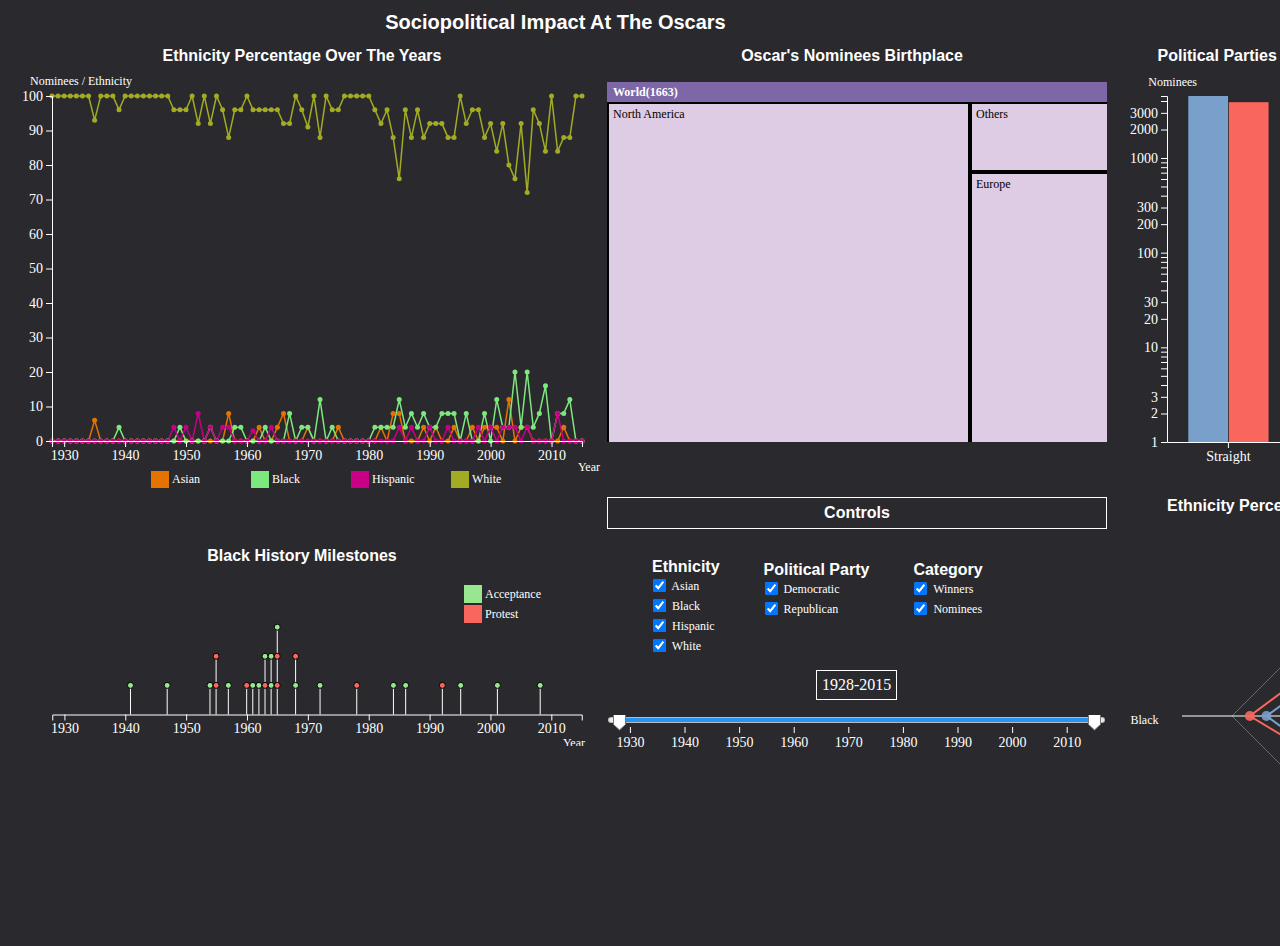
<file: projeto/index.html>
<html>
    <head>
        <title>G14</title>
        <meta charset="UTF-8">

        <link rel="stylesheet" href="index-style.css">
        <link rel="shortcut icon" type="image/png" href="img/oscars-favicon.png"/>

        <!-- d3 js local run -->
        <script src="d3/d3.js" charset="utf-8"></script>
        <script src="d3/d3-simple-slider.js" charset="utf-8"></script>
        <!-- js files -->
        <script src="groupedbars.js" type="module"></script>
        <script src="lollipop.js" type="module"></script>
        <script src="treemap.js" type="module"></script>
        <script src="linechart.js" type="module"></script>
        <script src="starplot.js" type="module"></script>
        <script src="controls.js" type="module"></script>
    </head>
    <body>
        <h1 id="main-title"> Sociopolitical Impact At The Oscars </h1>
            <section id="grid-container">
                <div id="lollipop" class="graph grid-cell">
                    <p class="idiom-title"> Black History Milestones </p>
                </div>
                <div id="treemap" class="graph grid-cell">
                    <p class="idiom-title"> Oscar's Nominees Birthplace </p>
                </div>
                <div id="groupedbars" class="graph grid-cell">
                    <p class="idiom-title"> Political Parties In Power Impact On Sexual Orientation </p>
                </div>
                <div id="linechart" class="graph grid-cell">
                    <p class="idiom-title"> Ethnicity Percentage Over The Years </p>
                </div>
                <div id="starplot" class="graph grid-cell">
                    <p class="idiom-title"> Ethnicity Percentage Per Political Party In Power </p>
                </div>

                <!-- controls -->
                <div id="control-container">
                    <div id="title-container">
                        <p class="idiom-title"> Controls </p>
                    </div>
                    <div id="list-control" class="list-container grid-cell">
                        <ul class="list">
                            <li class="first-element"> Ethnicity </li>
                            <li>
                                <input type="checkbox" id="Asian-box" name="b" value="Asian" checked>
                                <label class="list-label"> Asian </label>
                            </li>
                            <li>
                                <input type="checkbox" id="Black-box" name="b" value="Black" checked>
                                <label class="list-label"> Black </label>
                            </li>
                            <li>
                                <input type="checkbox" id="Hispanic-box" name="b" value="Hispanic" checked>
                                <label class="list-label"> Hispanic </label>
                            </li>
                            <li>
                                <input type="checkbox" id="White-box" name="b" value="White" checked>
                                <label class="list-label"> White </label>
                            </li>
                        </ul>
                        <ul class="list small-2-list">
                            <li class="first-element"> Political Party </li>
                            <li>
                                <input type="checkbox" id="Democratic-box" name="b" value="Democratic" checked>
                                <label class="list-label"> Democratic </label>
                            </li>
                        <li>
                            <input type="checkbox" id="Republican-box" name="b" value="republican" checked>
                            <label class="list-label"> Republican </label>
                        </li>
                        </ul>
                        <ul class="list small-2-list">
                            <li class="first-element"> Category </li>
                            <li>
                                <input type="checkbox" id="Winners-box" name="b" value="Winners"  checked>
                                <label class="list-label"> Winners </label>
                            </li>
                            <li>
                                <input type="checkbox" id="Nominees-box" name="b" value="Nominees" checked>
                                <label class="list-label"> Nominees </label>
                            </li>
                        </ul>
                    </div>
                    <!-- slide range -->
                    <div id="slide-control" class="slider-container row align-items-center grid-cell">
                        <div class="col-sm-2">
                            <p id="value-range"></p>
                        </div>
                        <div class="col-sm">
                            <div id="slider-range"></div>
                        </div>
                    </div>
                </div>
        </section>
    </body>
</html>
</file>
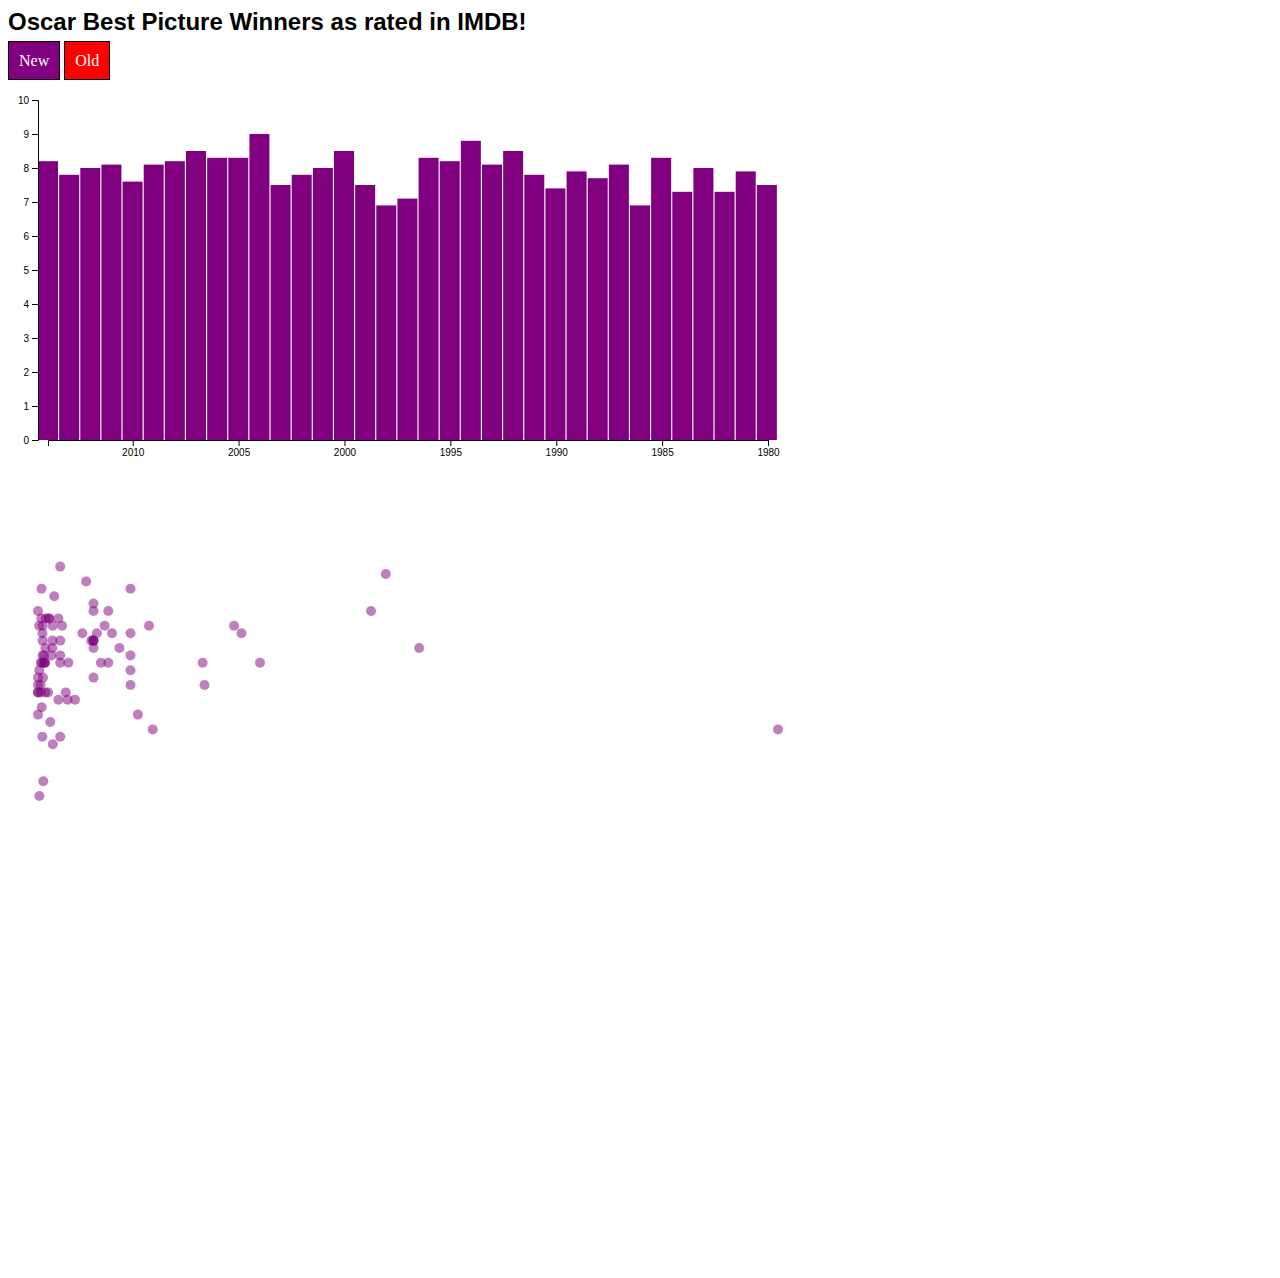
<file: lab7/oscar.html>
<html>

  <head>
   <title>Oscar Winners</title>
   <link rel="stylesheet" href="oscars.css">
    <!-- 
      <script src="https://d3js.org/d3.v5.min.js" charset="utf-8"></script>
    -->
   <script src="d3/d3.js" charset="utf-8"></script>
   <script src="oscars.js"></script>
  </head>

  <body>
      <h1>Oscar Best Picture Winners as rated in IMDB!</h1>
      
      <span class="btn" id="new">New</span> <!-- new button -->
      <span class="btn" id="old">Old</span> <!-- new button -->
      
      <div id="the_chart"></div>
      <div id="second_chart"></div>
  </body>

</html>
</file>
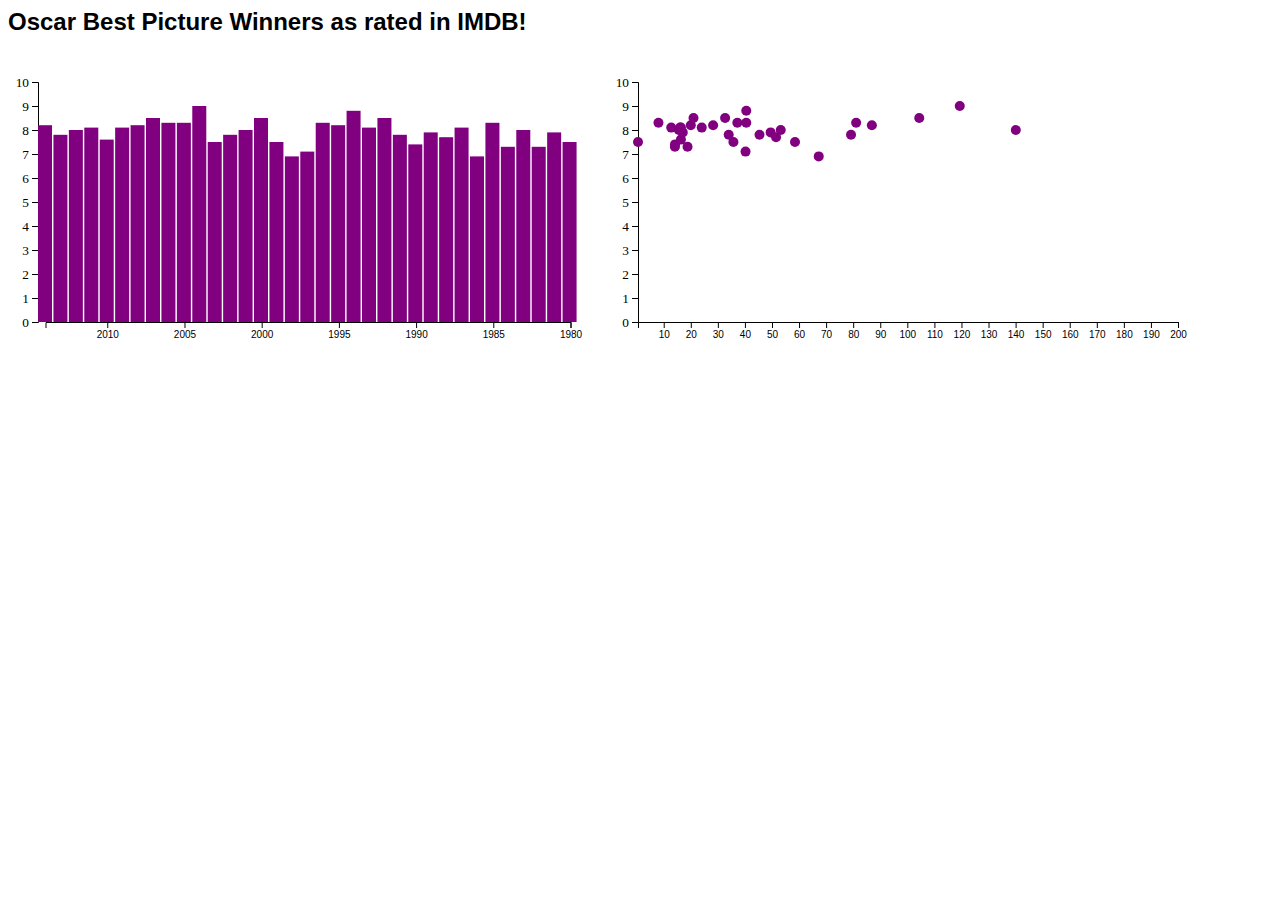
<file: lab8/oscar.html>
<html>

  <head>
   <title>Oscar Winners</title>
   <link rel="stylesheet" href="oscars.css">
   <script src="d3.v5.js" charset="utf-8"></script>
   <script src="oscars.js"></script>
  </head>

  <body>
    <h1>Oscar Best Picture Winners as rated in IMDB!</h1>
    <div id="the_chart"></div>
    <div id="second_chart"></div>
  </body>

</html>
</file>
<file: projeto/index-style.css>
body{
    margin: 0px;
    background-color:  #2A2A2E;

}

#main-title { /* ocupa 24.5 */
    font-family: arial, sans serif;
    font-size: 20px;
    color: white;
    text-align: center;
    margin-top:  10.5px;
    margin-bottom: 0.5px;
    margin-left: 0px;
    margin-right: 0px;

    position: relative;
    left: -84.50px;
}


.axis path, .axis line {
    fill: none;
    stroke: white;

}

.col-sm g text{
    fill: white;
    transform: translate(0,-10px);
}

.btn {
	width: 100px;
	font-family: calibri, sans serif;
	padding: 10px;
	border: solid 1px black;
	color: white;
}

/* text */
.text{
    fill: white;
    color: white;
}

/* Idiom */
.idiom-title{
    font-family: arial, sans serif;
    font-size: 16px;
    font-weight: bold;
    fill: white;
    color: white;
    text-align: center;

    margin-top:  1px;
    margin-bottom: 0.5px;
    margin-left: 0px;
    margin-right: 0px;

}

/* Axis */
.hiddenaxis{
	color: #2A2A2E;
}
.axis{
    font-family: calibri, sans serif;
    font-size: 14px;
    fill: white;
    color: white;
}

.axis-label{
    font-family: Verdana, sans serif;
    font-size: 12px;
    fill: white;
}

/* Legend */
.legend-text{
    font-family: Verdana, sans serif;
    font-size: 12px;
    fill: white;
}

.legend-square{
    width: 16px;
    height: 16px;
    stroke-width: 2px;
}


/* All the objects that are interactable should have the following class */
.interactable{
    cursor: pointer;
}

/***********************/
/* Grid */
#grid-container {
   transform: translate(0px, 10px);
}

.grid-cell{
    margin: 2px;
}

#lollipop {
  /*background-color: khaki;*/
  width: 600px;
  height: 200px; /* 300 - 24.5 */
  position: fixed;
  left: 0px;
  top: 500px;

}

#linechart {
  /*background-color: lightblue;*/
  width: 600px;
  height: 500px;
  position: fixed;
  left: 0px;
  top: 0px; /* 300px */
}

#treemap {
  /*background-color: white;*/
  width: 500px;
  height: 400px;
  position: fixed;
  left: 600px;
  top: 0px;
}


#groupedbars {
  /*background-color: khaki;*/
  width: 500px;
  height: 425.5px;
  position: fixed;
  left: 1115px;
  top: 0px;

}

#starplot {
    /*background-color: brown;*/
    width: 500px;
    height: 450px;
    position: fixed;
    left: 1100px;
    top: 450px;
}

/*#slide-control {

    width: 600px;
    height: 50px;
    position: fixed;
    left: -10px;
    top: 150px;
}*/

#control-container {
    /* background-color: purple; */
    width: 500px;
    height: 375px; /* 300 - 24.5 */
    position: fixed;
    left: 607px;
    top: 453px;  /* 500 - 47 */
}


/* *** Controls *** */
/* list */
#title-container{
    padding: 5px;
    border:1px solid #ffffff;
    position: relative;
}

.list-container{
    position: relative;
    top: 15px;
    left: 0px;
    /* transform: translate(30px, 10px); */
}

.list{
    list-style: none;
    display: inline-block;
    font-family: Verdana, sans serif;
    font-size: 12px;
    color: white;
}

.first-element{
    font-weight: bold;
    position: relative;
    left: 3px;
    /*text-decoration: underline;*/
    font-family: Arial, sans serif;
    font-size: 16px;
}

.list-label{
    position: relative;
    top: -2px;
}

.small-2-list{
   position: relative;
    top: -37px;
}

/* slide
.slider-container{
    text-align: center;
    margin: 0;
    transform: translate(30px, 0px);
} */


.col-sm{
	position: relative;
	top: 30px;
    left: -20px;
    color: white;
    fill: white;
}

.col-sm-2{ /* div with range */ /* 171 de cada lado */
    padding: 5px;
    display: inline-block;
    border: 1px solid #ffffff;
    position: relative;
    left: 207px;
    top: 15px;
}

.slide-values{
    fill: white;
    color: white;
    text-align: center;
    margin: 0;
}

/* Lollipop */
.lollipop-line{
    fill: white;
}

/* Linechart */
.line-linechart{
    fill: none;
    /*stroke: steelblue;
    stroke-width: 1px;*/
    /*opacity: 0.1;*/
}

.circle-linechart{
    /*opacity: 0.85;*/
}

/* TREEMAP */
.treemap_svg{
    transform: translate(5px, 16px);
}

.fill_opacity_new_view{
    fill-opacity : 1;
}




.grandparent text {
    font-weight: bold;
}

.legend-text-treemap{
    font-family: Verdana, sans serif;
    font-size: 12px;
    fill: black;
}


rect.parent,
.grandparent rect {
    stroke-width: 3px;
}



.grandparent rect {
    fill: #7d67a7;
}



.children rect.parent,
.grandparent rect {
    cursor: pointer;
}

/*

.children rect.parent {
fill: #bbb;
fill-opacity: .5;
}

.children:hover rect.child {
fill: #bbb;
}

*/


/*.tooltip {
    background: black;
    background-color: black;
    color: black;
    font-size: 22px;
    line-height: 15px;
    left: 30px;

    position: absolute;
    z-index: 1000;
}*/

.my-tooltip {
    position: absolute;
    text-align: center;

    border: 0px;
    border-radius: 8px;
    pointer-events: none;

    opacity: 0.9;
    background: black;
    color: white;
    fill: white;

    font-family: Verdana, sans serif;
    font-size: 12px;

    padding: 9px;
    border-style: solid;
    border-width: 1px;
    border-color: white;
}
</file>
<file: lab7/oscars.css>
h1 { 
   font-size: 18pt;
   font-family: calibri, arial, sans serif;
}


.axis path, .axis line {
    fill: none;
    stroke: black;

}

.axis text {
   font-family: calibri, sans serif;
   font-size: 10pt;
}

.btn {
	width: 100px;
	font-family: calibri, sans serif;
	padding: 10px;
	border: solid 1px black;
	color: white;
}

#old {
	background-color: red;
}

#new {
	background-color: purple;
}
</file>
<file: lab8/oscars.css>
h1 {
   font-size: 18pt;
   font-family: calibri, arial, sans serif;
}


.axis path, .axis line {
    fill: none;
    stroke: black;

}

.axis text {
   font-family: calibri, sans serif;
   font-size: 10pt;
}

.btn {
  width: 100px;
  font-family: calibri, sans serif;
  padding: 10px;
  border: solid 1px black;
  color: white;
}

#new {
  background-color: purple;
}

#old {
  background-color: red;
}


#old {
	background-color: red;
}

#new {
	background-color: purple;
}
</file>
